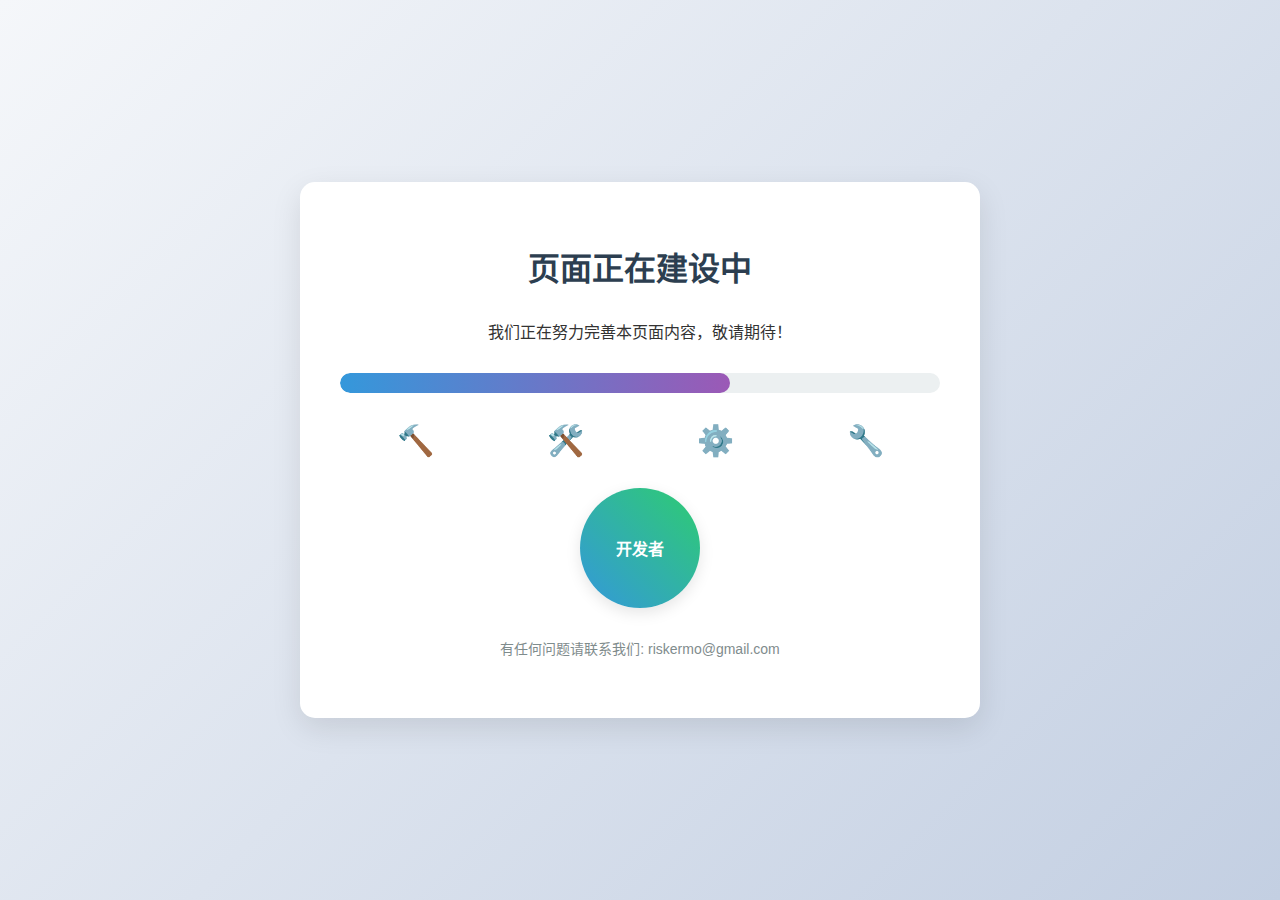
<file: selfintroduction/test.html>
<!DOCTYPE html>
<html lang="zh-CN">
<head>
    <meta charset="UTF-8">
    <meta name="viewport" content="width=device-width, initial-scale=1.0">
    <link rel="icon" href="../images/favicon.jpg">
    <title>页面建设中</title>
    <style>
        body {
            font-family: 'Microsoft YaHei', sans-serif;
            display: flex;
            flex-direction: column;
            align-items: center;
            justify-content: center;
            height: 100vh;
            margin: 0;
            background: linear-gradient(135deg, #f5f7fa 0%, #c3cfe2 100%);
            color: #333;
            text-align: center;
        }
        .container {
            background: white;
            padding: 40px;
            border-radius: 15px;
            box-shadow: 0 10px 30px rgba(0,0,0,0.1);
            max-width: 600px;
            width: 80%;
        }
        h1 {
            color: #2c3e50;
            margin-bottom: 30px;
        }
        .progress-container {
            width: 100%;
            height: 20px;
            background: #ecf0f1;
            border-radius: 10px;
            margin: 30px 0;
            overflow: hidden;
        }
        .progress-bar {
            height: 100%;
            width: 65%;
            background: linear-gradient(90deg, #3498db, #9b59b6);
            border-radius: 10px;
            animation: progress 2s ease-in-out infinite;
        }
        .tools {
            display: flex;
            justify-content: space-around;
            margin: 30px 0;
        }
        .tool {
            font-size: 30px;
            animation: bounce 2s infinite;
        }
        .avatar {
            width: 120px;
            height: 120px;
            border-radius: 50%;
            background: linear-gradient(45deg, #3498db, #2ecc71);
            display: flex;
            align-items: center;
            justify-content: center;
            color: white;
            font-weight: bold;
            cursor: pointer;
            margin: 20px auto;
            transition: all 0.3s;
            box-shadow: 0 5px 15px rgba(0,0,0,0.1);
        }
        .avatar:hover {
            transform: scale(1.1) rotate(10deg);
            box-shadow: 0 8px 25px rgba(0,0,0,0.2);
        }
        @keyframes progress {
            0%, 100% { width: 65%; }
            50% { width: 70%; }
        }
        @keyframes bounce {
            0%, 100% { transform: translateY(0); }
            50% { transform: translateY(-15px); }
        }
        .contact {
            margin-top: 30px;
            font-size: 14px;
            color: #7f8c8d;
        }
    </style>
</head>
<body>
    <div class="container">
        <h1>页面正在建设中</h1>
        <p >我们正在努力完善本页面内容，敬请期待！</p>
        
        <div class="progress-container">
            <div class="progress-bar"></div>
        </div>
        
        <div class="tools">
            <div class="tool" style="animation-delay: 0s;">🔨</div>
            <div class="tool" style="animation-delay: 0.2s;">🛠️</div>
            <div class="tool" style="animation-delay: 0.4s;">⚙️</div>
            <div class="tool" style="animation-delay: 0.6s;">🔧</div>
        </div>
        
        <div class="avatar" onclick="alert('我们欢迎你的加入，当然如果你有好的设计想法，也可以与我们分享')">
            开发者
        </div>
        
        <div class="contact">
            有任何问题请联系我们: riskermo@gmail.com
        </div>
        <div class="nav-links" style="margin-top: 20px;">
            
        </div>
    </div>
    <audio id="bgMusic" src="./test.mp3" loop></audio>
    <script>
      // Unique page identifier
      const PAGE_ID = 'test_page';
      
      // Music control function
      function controlMusic() {
        const music = document.getElementById('bgMusic');
        const lastActivePage = localStorage.getItem('activeMusicPage');
        
        // If this page was not the last active music page, pause music
        if (lastActivePage !== PAGE_ID) {
          music.pause();
        } else {
          music.play().catch(e => console.log('Autoplay prevented:', e));
        }
        
        // Store this page as active when it gains focus
        window.addEventListener('focus', () => {
          localStorage.setItem('activeMusicPage', PAGE_ID);
          music.play().catch(e => console.log('Play prevented:', e));
        });
        
        // Pause when page loses focus
        window.addEventListener('blur', () => {
          music.pause();
        });
        
        // Handle visibility changes
        document.addEventListener('visibilitychange', () => {
          if (document.hidden) {
            music.pause();
          } else {
            localStorage.setItem('activeMusicPage', PAGE_ID);
            music.play().catch(e => console.log('Play prevented:', e));
          }
        });
      }
      
      // Initialize music control
      window.addEventListener('load', () => {
        localStorage.setItem('activeMusicPage', PAGE_ID);
        controlMusic();
      });
    </script>
</body>
</html>
</file>
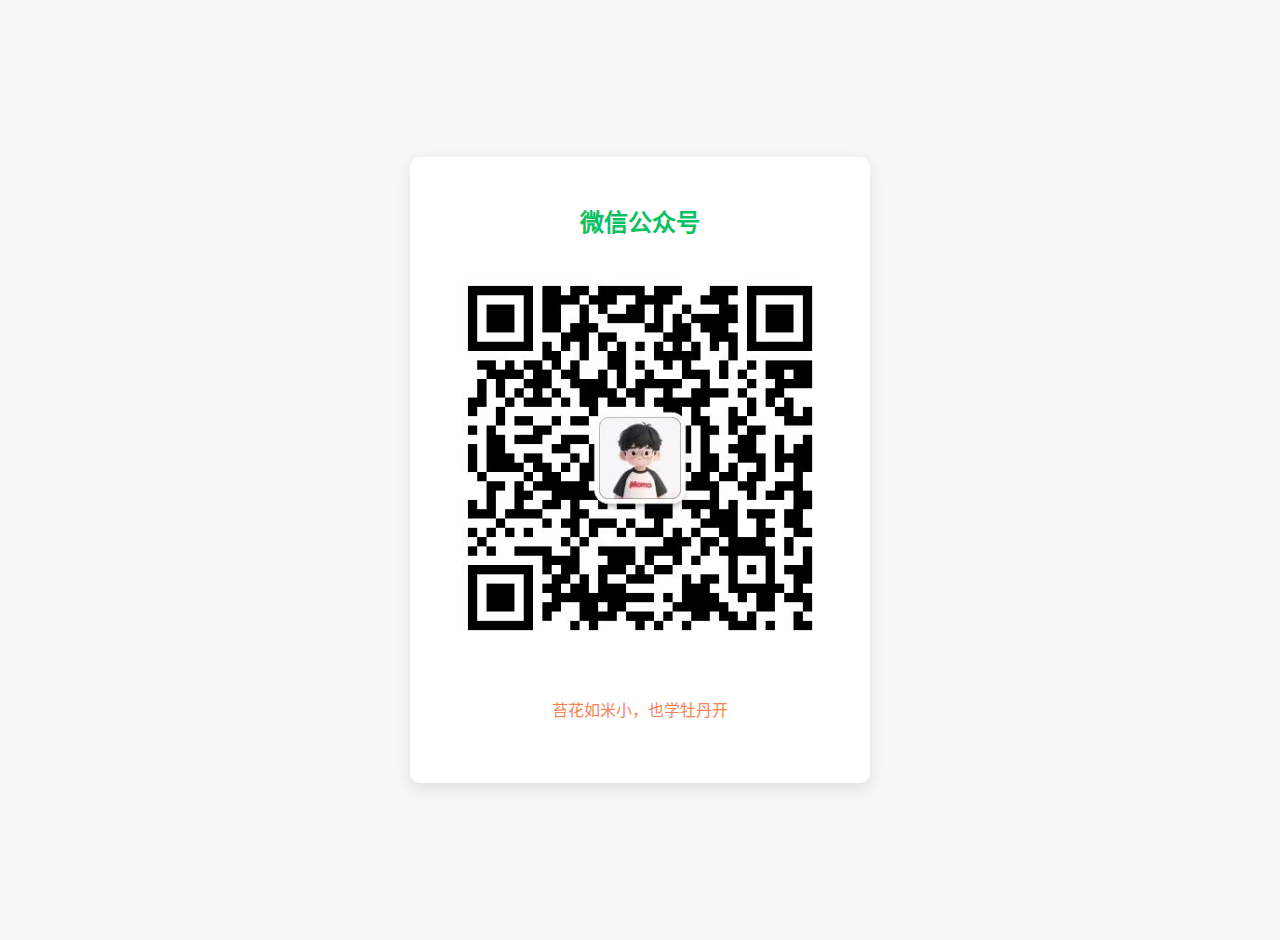
<file: selfintroduction/WeChat.html>
<!DOCTYPE html>
<html lang="zh-CN">

<head>
    <meta charset="UTF-8">
    <link rel="icon" href="../images/favicon.jpg">
    <meta name="viewport" content="width=device-width, initial-scale=1.0">
    <title>微信公众号关注</title>
    <style>
        body {
            font-family: 'PingFang SC', 'Microsoft YaHei', sans-serif;
            background: #f7f7f7;
            display: flex;
            flex-direction: column;
            align-items: center;
            justify-content: center;
            min-height: 100vh;
            margin: 0;
            padding: 20px;
            text-align: center;
        }

        .container {
            max-width: 400px;
            background: white;
            padding: 30px;
            border-radius: 10px;
            box-shadow: 0 5px 15px rgba(0, 0, 0, 0.1);
        }

        h1 {
            color: #07C160;
            margin-bottom: 20px;
            font-size: 24px;
        }

        p {
            color: #f38353;
            margin-bottom: 30px;
            line-height: 1.6;
        }

        img {
            max-width: 100%;
            height: auto;
            margin-bottom: 20px;
        }
    </style>
</head>

<body>
    <div class="container">
        <h1>微信公众号</h1>
        <img src="./img/微信.jpg" alt="微信公众号二维码">
        <p>苔花如米小，也学牡丹开</p>
    </div>
</body>

</html>
</file>
